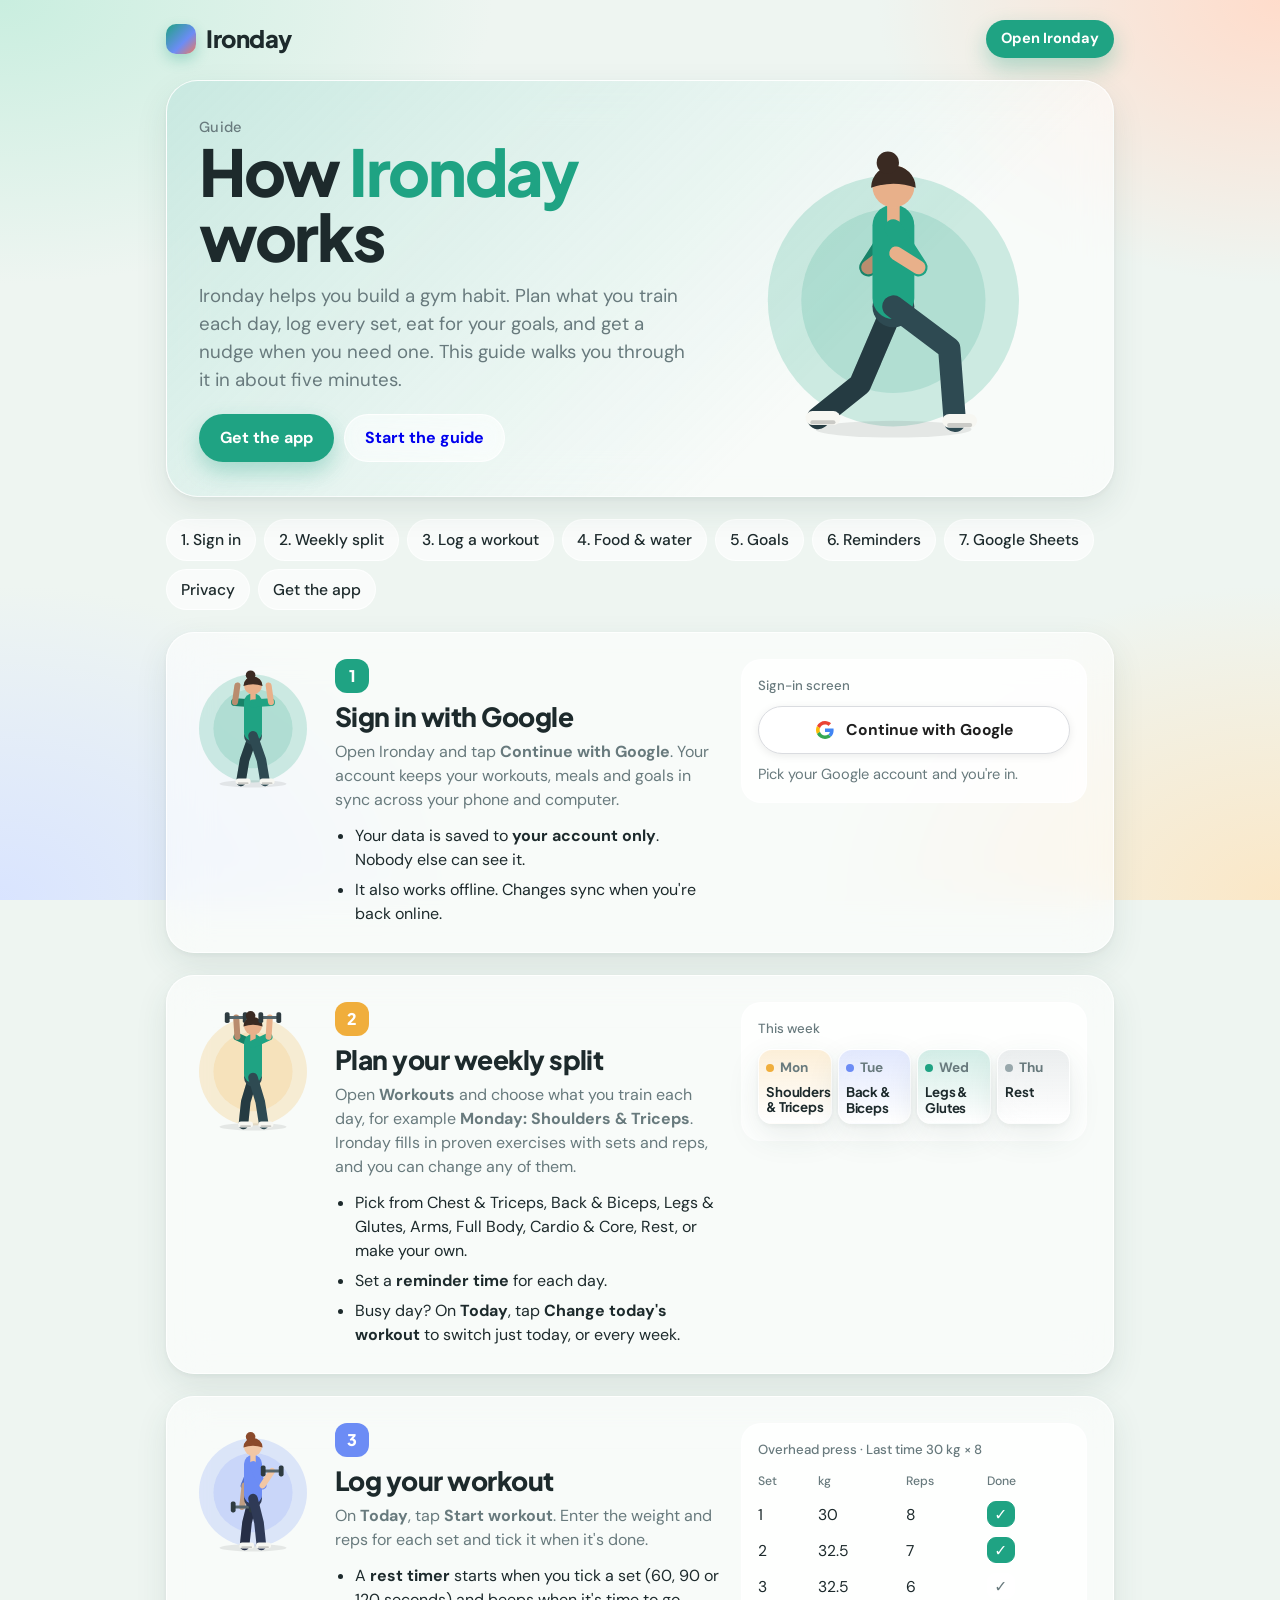
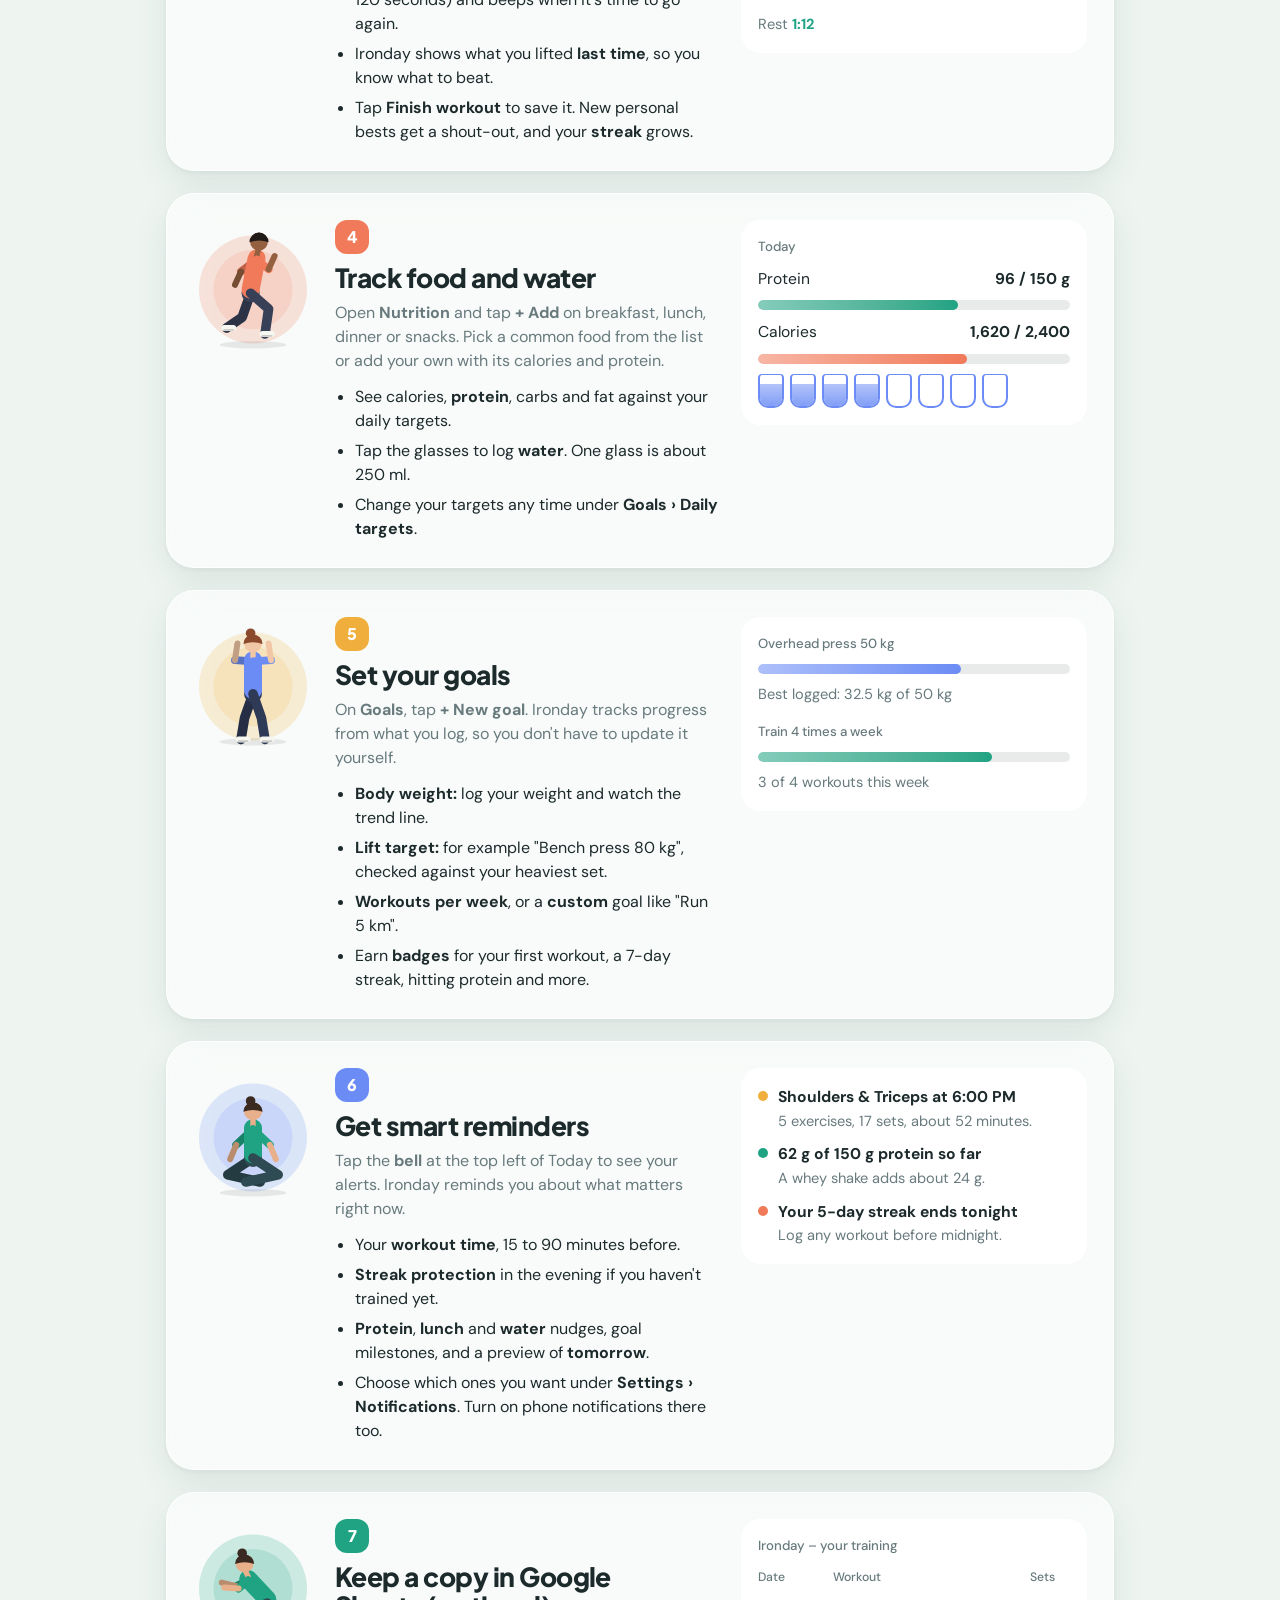
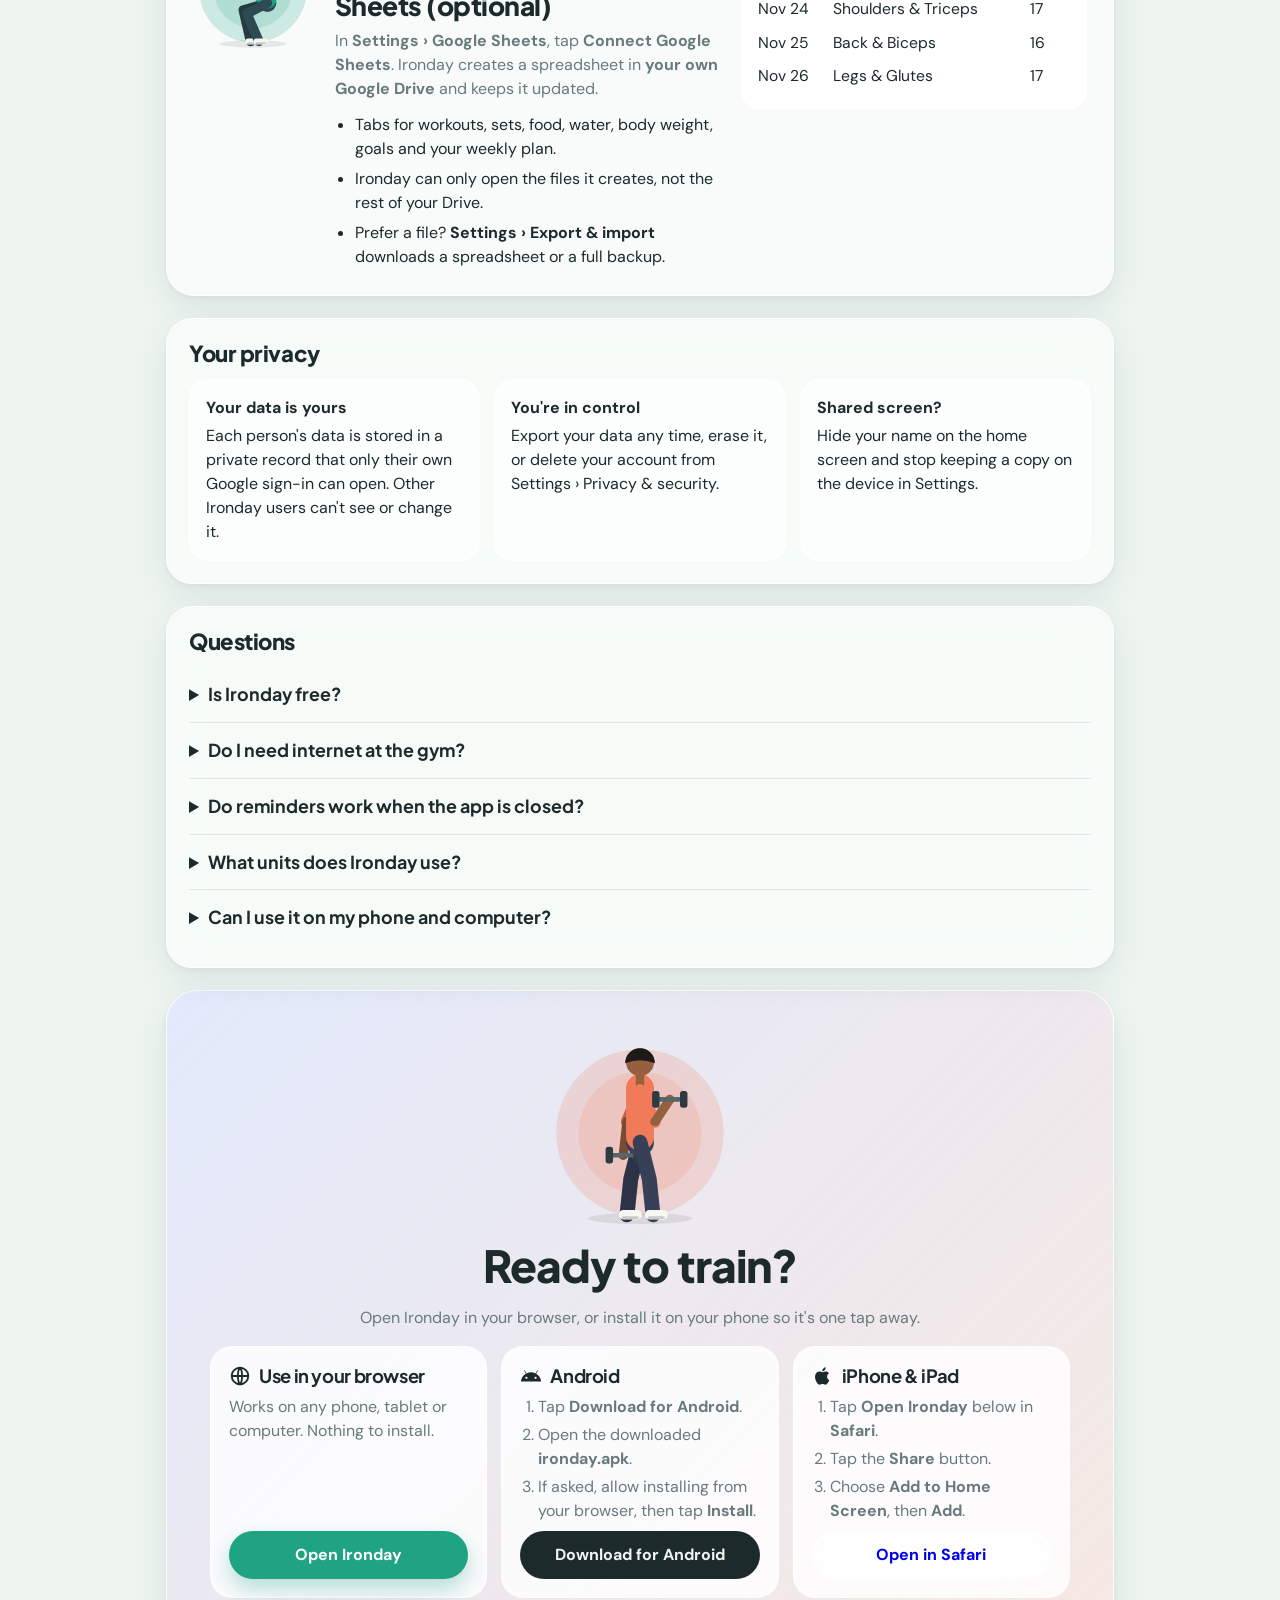
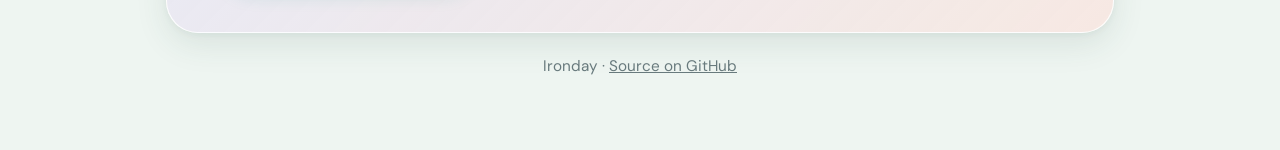
<file: guide.html>
<!doctype html>
<html lang="en" data-theme="light">
<head>
<meta charset="utf-8">
<meta name="viewport" content="width=device-width,initial-scale=1,viewport-fit=cover">
<title>How Ironday Works</title>
<meta name="description" content="A step-by-step guide to Ironday: plan your weekly split, log workouts, track food and water, set goals, get reminders, and install the app on Android or iPhone.">
<meta name="theme-color" content="#EEF5F1">
<link rel="icon" type="image/png" sizes="192x192" href="icons/icon-192.png">
<link rel="apple-touch-icon" href="icons/apple-touch-icon.png">
<link rel="preconnect" href="https://fonts.googleapis.com">
<link rel="preconnect" href="https://fonts.gstatic.com" crossorigin>
<link rel="stylesheet" href="https://fonts.googleapis.com/css2?family=DM+Sans:opsz,wght@9..40,400;9..40,500;9..40,700&family=Plus+Jakarta+Sans:wght@600;700;800&display=swap">
<link rel="stylesheet" href="styles.css">
<style>
/* Guide layout: one centred reading column of glass step cards, each pairing a short explanation with a character and a small piece of the real interface. */
.g-wrap{max-width:980px;margin:0 auto;padding-block:20px 72px;padding-left:max(16px,env(safe-area-inset-left,0px));padding-right:max(16px,env(safe-area-inset-right,0px));display:flex;flex-direction:column;gap:22px}
.g-top{display:flex;align-items:center;justify-content:space-between;gap:12px}
.g-top .brand{margin:0;padding:0}
.g-hero{position:relative;overflow:hidden;border-radius:32px;padding:34px 32px;display:grid;grid-template-columns:minmax(0,1.3fr) minmax(0,1fr);gap:20px;align-items:center;
  background:linear-gradient(135deg,color-mix(in srgb,var(--green) 22%,var(--glass-strong)),var(--glass) 70%);border:1px solid var(--glass-border);box-shadow:var(--shadow);-webkit-backdrop-filter:blur(22px);backdrop-filter:blur(22px)}
.g-hero h1{font-size:clamp(2.3rem,5.5vw,3.8rem);font-weight:800;letter-spacing:-.035em;line-height:1}
.g-hero h1 em{font-style:normal;color:var(--accent)}
.g-hero p{font-size:1.1rem;color:var(--muted);max-width:44ch;margin-top:14px}
.g-hero .row{margin-top:20px}
.g-hero-char{height:300px;max-width:100%}
.toc{display:flex;flex-wrap:wrap;gap:8px}
.toc a{text-decoration:none;color:inherit}
.step{border-radius:28px;padding:26px;display:grid;grid-template-columns:120px minmax(0,1fr) minmax(0,.9fr);gap:22px;align-items:start;scroll-margin-top:16px;
  background:var(--glass);border:1px solid var(--glass-border);box-shadow:var(--shadow);-webkit-backdrop-filter:blur(22px);backdrop-filter:blur(22px)}
.step-char{width:120px;height:129px}
.step-num{display:inline-flex;align-items:center;justify-content:center;width:34px;height:34px;border-radius:12px;background:var(--plate);color:#fff;font-family:var(--f-display);font-weight:800;margin-bottom:10px}
.step h2{font-size:1.55rem;margin-bottom:8px}
.step p{color:var(--muted);max-width:60ch}
.step ul{margin:12px 0 0;padding-left:20px;display:flex;flex-direction:column;gap:6px}
.step li b{color:var(--ink)}
.mock{border-radius:20px;background:var(--glass-strong);border:1px solid var(--glass-border);padding:16px;display:flex;flex-direction:column;gap:10px;min-width:0;font-size:.92rem}
.mock .lbl{font-size:.78rem}
.mock .glass{display:inline-block}
.mini-week{display:grid;grid-template-columns:repeat(4,minmax(0,1fr));gap:6px}
.mini-week .wd{padding:8px 7px;border-radius:14px}
.mini-week .wd .s{font-size:.78rem}
.mini-sets{width:100%;border-collapse:collapse;font-variant-numeric:tabular-nums}
.mini-sets th{font-size:.72rem;color:var(--muted);font-weight:500;text-align:left;padding:2px 6px 6px 0}
.mini-sets td{padding:5px 6px 5px 0}
.chk{display:inline-flex;width:28px;height:26px;border-radius:9px;align-items:center;justify-content:center;font-weight:800;background:var(--surface-2);border:1px solid var(--glass-border);color:var(--muted)}
.chk.on{background:var(--good);border-color:var(--good);color:#fff}
.mini-alert{display:flex;gap:10px;align-items:flex-start}
.mini-alert i{width:10px;height:10px;border-radius:50%;background:var(--plate);margin-top:6px;flex:none}
.mini-alert b{display:block}
.mini-alert span{color:var(--muted);font-size:.86rem}
.privacy{display:grid;grid-template-columns:repeat(3,minmax(0,1fr));gap:14px}
.privacy > div{border-radius:20px;background:var(--surface-2);border:1px solid var(--glass-border);padding:16px}
.privacy b{display:block;margin-bottom:4px}
.privacy p{font-size:.94rem}
.faq details{border-top:1px solid var(--line);padding:14px 0}
.faq details:first-of-type{border-top:0}
.faq summary{cursor:pointer;font-weight:700;font-family:var(--f-display);font-size:1.05rem}
.faq details p{color:var(--muted);margin-top:8px;max-width:70ch}
.final{border-radius:32px;padding:34px 30px;text-align:center;display:flex;flex-direction:column;align-items:center;gap:16px;
  background:linear-gradient(135deg,color-mix(in srgb,var(--blue) 18%,var(--glass-strong)),color-mix(in srgb,var(--red) 14%,var(--glass)));border:1px solid var(--glass-border);box-shadow:var(--shadow)}
.final h2{font-size:clamp(1.8rem,4vw,2.6rem)}
.final > p{color:var(--muted);max-width:52ch}
.get{display:grid;grid-template-columns:repeat(3,minmax(0,1fr));gap:14px;width:100%;max-width:860px;text-align:left}
.get > div{border-radius:22px;background:var(--glass-strong);border:1px solid var(--glass-border);padding:18px;display:flex;flex-direction:column;gap:8px}
.get h3{display:flex;align-items:center;gap:8px}
.get p,.get ol{color:var(--muted);font-size:.94rem}
.get ol{margin:0;padding-left:18px;display:flex;flex-direction:column;gap:4px}
.get .btn{margin-top:auto;width:100%;text-decoration:none}
.btn.dark{background:var(--ink);color:var(--bg);border-color:transparent}
.g-foot{text-align:center;color:var(--muted);font-size:.9rem}
.g-foot a{color:inherit}
@media (max-width:860px){
  .g-hero{grid-template-columns:minmax(0,1fr);padding:26px 20px}
  .g-hero-char{height:220px;order:-1;justify-self:center}
  .step{grid-template-columns:minmax(0,1fr);padding:22px 18px}
  .step-char{width:96px;height:103px}
  .privacy,.get{grid-template-columns:minmax(0,1fr)}
}
</style>
</head>
<body>
<div class="g-wrap">

  <header class="g-top">
    <div class="brand"><span class="brand-mark" aria-hidden="true"></span>Ironday</div>
    <a class="btn sm primary" href="./">Open Ironday</a>
  </header>

  <section class="g-hero">
    <div>
      <span class="eyebrow">Guide</span>
      <h1>How <em>Ironday</em> works</h1>
      <p>Ironday helps you build a gym habit. Plan what you train each day, log every set, eat for your goals, and get a nudge when you need one. This guide walks you through it in about five minutes.</p>
      <div class="row"><a class="btn primary" href="#get-the-app">Get the app</a><a class="btn" href="#step-1">Start the guide</a></div>
    </div>
    <div class="g-hero-char p-green" data-char="lunge a" data-label="Ironday athlete doing a lunge"></div>
  </section>

  <nav class="toc" aria-label="Guide sections">
    <a class="chip" href="#step-1">1. Sign in</a>
    <a class="chip" href="#step-2">2. Weekly split</a>
    <a class="chip" href="#step-3">3. Log a workout</a>
    <a class="chip" href="#step-4">4. Food &amp; water</a>
    <a class="chip" href="#step-5">5. Goals</a>
    <a class="chip" href="#step-6">6. Reminders</a>
    <a class="chip" href="#step-7">7. Google Sheets</a>
    <a class="chip" href="#privacy">Privacy</a>
    <a class="chip" href="#get-the-app">Get the app</a>
  </nav>

  <article class="step p-green" id="step-1">
    <div class="step-char" data-char="flex a"></div>
    <div>
      <span class="step-num">1</span>
      <h2>Sign in with Google</h2>
      <p>Open Ironday and tap <b>Continue with Google</b>. Your account keeps your workouts, meals and goals in sync across your phone and computer.</p>
      <ul>
        <li>Your data is saved to <b>your account only</b>. Nobody else can see it.</li>
        <li>It also works offline. Changes sync when you're back online.</li>
      </ul>
    </div>
    <div class="mock" aria-hidden="true">
      <span class="lbl">Sign-in screen</span>
      <div class="btn google" style="justify-content:center"><svg width="18" height="18" viewBox="0 0 48 48"><path fill="#EA4335" d="M24 9.5c3.54 0 6.71 1.22 9.21 3.6l6.85-6.85C35.9 2.38 30.47 0 24 0 14.62 0 6.51 5.38 2.56 13.22l7.98 6.19C12.43 13.72 17.74 9.5 24 9.5z"/><path fill="#4285F4" d="M46.98 24.55c0-1.57-.15-3.09-.38-4.55H24v9.02h12.94c-.58 2.96-2.26 5.48-4.78 7.18l7.73 6c4.51-4.18 7.09-10.36 7.09-17.65z"/><path fill="#FBBC05" d="M10.53 28.59c-.48-1.45-.76-2.99-.76-4.59s.27-3.14.76-4.59l-7.98-6.19C.92 16.46 0 20.12 0 24c0 3.88.92 7.54 2.56 10.78l7.97-6.19z"/><path fill="#34A853" d="M24 48c6.48 0 11.93-2.13 15.89-5.81l-7.73-6c-2.15 1.45-4.92 2.3-8.16 2.3-6.26 0-11.57-4.22-13.47-9.91l-7.98 6.19C6.51 42.62 14.62 48 24 48z"/></svg>Continue with Google</div>
      <span class="muted small">Pick your Google account and you're in.</span>
    </div>
  </article>

  <article class="step p-yellow" id="step-2">
    <div class="step-char" data-char="press a"></div>
    <div>
      <span class="step-num">2</span>
      <h2>Plan your weekly split</h2>
      <p>Open <b>Workouts</b> and choose what you train each day, for example <b>Monday: Shoulders &amp; Triceps</b>. Ironday fills in proven exercises with sets and reps, and you can change any of them.</p>
      <ul>
        <li>Pick from Chest &amp; Triceps, Back &amp; Biceps, Legs &amp; Glutes, Arms, Full Body, Cardio &amp; Core, Rest, or make your own.</li>
        <li>Set a <b>reminder time</b> for each day.</li>
        <li>Busy day? On <b>Today</b>, tap <b>Change today's workout</b> to switch just today, or every week.</li>
      </ul>
    </div>
    <div class="mock" aria-hidden="true">
      <span class="lbl">This week</span>
      <div class="mini-week">
        <div class="wd p-yellow"><span class="d">mon</span><span class="s">Shoulders &amp; Triceps</span></div>
        <div class="wd p-blue"><span class="d">tue</span><span class="s">Back &amp; Biceps</span></div>
        <div class="wd p-green"><span class="d">wed</span><span class="s">Legs &amp; Glutes</span></div>
        <div class="wd p-gray"><span class="d">thu</span><span class="s">Rest</span></div>
      </div>
    </div>
  </article>

  <article class="step p-blue" id="step-3">
    <div class="step-char" data-char="curl c"></div>
    <div>
      <span class="step-num">3</span>
      <h2>Log your workout</h2>
      <p>On <b>Today</b>, tap <b>Start workout</b>. Enter the weight and reps for each set and tick it when it's done.</p>
      <ul>
        <li>A <b>rest timer</b> starts when you tick a set (60, 90 or 120 seconds) and beeps when it's time to go again.</li>
        <li>Ironday shows what you lifted <b>last time</b>, so you know what to beat.</li>
        <li>Tap <b>Finish workout</b> to save it. New personal bests get a shout-out, and your <b>streak</b> grows.</li>
      </ul>
    </div>
    <div class="mock" aria-hidden="true">
      <span class="lbl">Overhead press · Last time 30 kg × 8</span>
      <table class="mini-sets"><thead><tr><th>Set</th><th>kg</th><th>Reps</th><th>Done</th></tr></thead>
        <tbody><tr><td>1</td><td>30</td><td>8</td><td><span class="chk on">✓</span></td></tr><tr><td>2</td><td>32.5</td><td>7</td><td><span class="chk on">✓</span></td></tr><tr><td>3</td><td>32.5</td><td>6</td><td><span class="chk">✓</span></td></tr></tbody></table>
      <span class="muted small">Rest <b style="color:var(--accent)">1:12</b></span>
    </div>
  </article>

  <article class="step p-red" id="step-4">
    <div class="step-char" data-char="run b"></div>
    <div>
      <span class="step-num">4</span>
      <h2>Track food and water</h2>
      <p>Open <b>Nutrition</b> and tap <b>+ Add</b> on breakfast, lunch, dinner or snacks. Pick a common food from the list or add your own with its calories and protein.</p>
      <ul>
        <li>See calories, <b>protein</b>, carbs and fat against your daily targets.</li>
        <li>Tap the glasses to log <b>water</b>. One glass is about 250 ml.</li>
        <li>Change your targets any time under <b>Goals › Daily targets</b>.</li>
      </ul>
    </div>
    <div class="mock" aria-hidden="true">
      <span class="lbl">Today</span>
      <div class="spread"><span>Protein</span><b>96 / 150 g</b></div><div class="bar p-green"><i style="width:64%"></i></div>
      <div class="spread"><span>Calories</span><b>1,620 / 2,400</b></div><div class="bar p-red"><i style="width:67%"></i></div>
      <div class="glasses"><span class="glass full"></span><span class="glass full"></span><span class="glass full"></span><span class="glass full"></span><span class="glass"></span><span class="glass"></span><span class="glass"></span><span class="glass"></span></div>
    </div>
  </article>

  <article class="step p-yellow" id="step-5">
    <div class="step-char" data-char="flex c"></div>
    <div>
      <span class="step-num">5</span>
      <h2>Set your goals</h2>
      <p>On <b>Goals</b>, tap <b>+ New goal</b>. Ironday tracks progress from what you log, so you don't have to update it yourself.</p>
      <ul>
        <li><b>Body weight:</b> log your weight and watch the trend line.</li>
        <li><b>Lift target:</b> for example "Bench press 80 kg", checked against your heaviest set.</li>
        <li><b>Workouts per week</b>, or a <b>custom</b> goal like "Run 5 km".</li>
        <li>Earn <b>badges</b> for your first workout, a 7-day streak, hitting protein and more.</li>
      </ul>
    </div>
    <div class="mock" aria-hidden="true">
      <span class="lbl">Overhead press 50 kg</span>
      <div class="bar p-blue"><i style="width:65%"></i></div>
      <span class="muted small">Best logged: 32.5 kg of 50 kg</span>
      <span class="lbl" style="margin-top:6px">Train 4 times a week</span>
      <div class="bar p-green"><i style="width:75%"></i></div>
      <span class="muted small">3 of 4 workouts this week</span>
    </div>
  </article>

  <article class="step p-blue" id="step-6">
    <div class="step-char" data-char="meditate a"></div>
    <div>
      <span class="step-num">6</span>
      <h2>Get smart reminders</h2>
      <p>Tap the <b>bell</b> at the top left of Today to see your alerts. Ironday reminds you about what matters right now.</p>
      <ul>
        <li>Your <b>workout time</b>, 15 to 90 minutes before.</li>
        <li><b>Streak protection</b> in the evening if you haven't trained yet.</li>
        <li><b>Protein</b>, <b>lunch</b> and <b>water</b> nudges, goal milestones, and a preview of <b>tomorrow</b>.</li>
        <li>Choose which ones you want under <b>Settings › Notifications</b>. Turn on phone notifications there too.</li>
      </ul>
    </div>
    <div class="mock" aria-hidden="true">
      <div class="mini-alert p-yellow"><i></i><div><b>Shoulders &amp; Triceps at 6:00 PM</b><span>5 exercises, 17 sets, about 52 minutes.</span></div></div>
      <div class="mini-alert p-green"><i></i><div><b>62 g of 150 g protein so far</b><span>A whey shake adds about 24 g.</span></div></div>
      <div class="mini-alert p-red"><i></i><div><b>Your 5-day streak ends tonight</b><span>Log any workout before midnight.</span></div></div>
    </div>
  </article>

  <article class="step p-green" id="step-7">
    <div class="step-char" data-char="squat a"></div>
    <div>
      <span class="step-num">7</span>
      <h2>Keep a copy in Google Sheets (optional)</h2>
      <p>In <b>Settings › Google Sheets</b>, tap <b>Connect Google Sheets</b>. Ironday creates a spreadsheet in <b>your own Google Drive</b> and keeps it updated.</p>
      <ul>
        <li>Tabs for workouts, sets, food, water, body weight, goals and your weekly plan.</li>
        <li>Ironday can only open the files it creates, not the rest of your Drive.</li>
        <li>Prefer a file? <b>Settings › Export &amp; import</b> downloads a spreadsheet or a full backup.</li>
      </ul>
    </div>
    <div class="mock" aria-hidden="true">
      <span class="lbl">Ironday – your training</span>
      <table class="mini-sets"><thead><tr><th>Date</th><th>Workout</th><th>Sets</th></tr></thead>
        <tbody><tr><td>Nov 24</td><td>Shoulders &amp; Triceps</td><td>17</td></tr><tr><td>Nov 25</td><td>Back &amp; Biceps</td><td>16</td></tr><tr><td>Nov 26</td><td>Legs &amp; Glutes</td><td>17</td></tr></tbody></table>
    </div>
  </article>

  <section class="card" id="privacy">
    <div class="card-head"><h2>Your privacy</h2></div>
    <div class="privacy">
      <div><b>Your data is yours</b><p>Each person's data is stored in a private record that only their own Google sign-in can open. Other Ironday users can't see or change it.</p></div>
      <div><b>You're in control</b><p>Export your data any time, erase it, or delete your account from Settings › Privacy &amp; security.</p></div>
      <div><b>Shared screen?</b><p>Hide your name on the home screen and stop keeping a copy on the device in Settings.</p></div>
    </div>
  </section>

  <section class="card faq">
    <div class="card-head"><h2>Questions</h2></div>
    <details><summary>Is Ironday free?</summary><p>Yes. Sign in with your Google account and start using it.</p></details>
    <details><summary>Do I need internet at the gym?</summary><p>No. Once you've opened Ironday, you can log workouts offline. Everything syncs when you're back online.</p></details>
    <details><summary>Do reminders work when the app is closed?</summary><p>Reminders appear while Ironday is open or running in the background on your phone. Turn on phone notifications in Settings › Notifications.</p></details>
    <details><summary>What units does Ironday use?</summary><p>Weights are in kilograms and water is counted in glasses of about 250 ml.</p></details>
    <details><summary>Can I use it on my phone and computer?</summary><p>Yes. Sign in with the same Google account and your data follows you.</p></details>
  </section>

  <section class="final" id="get-the-app">
    <div class="g-hero-char p-red" style="height:200px" data-char="curl b" data-label="Ironday athlete doing curls"></div>
    <h2>Ready to train?</h2>
    <p>Open Ironday in your browser, or install it on your phone so it's one tap away.</p>
    <div class="get">
      <div>
        <h3><svg width="22" height="22" viewBox="0 0 24 24" fill="none" stroke="currentColor" stroke-width="2" stroke-linecap="round" aria-hidden="true"><circle cx="12" cy="12" r="9"/><path d="M3 12h18M12 3c3 3 3 15 0 18M12 3c-3 3-3 15 0 18"/></svg>Use in your browser</h3>
        <p>Works on any phone, tablet or computer. Nothing to install.</p>
        <a class="btn primary" href="./">Open Ironday</a>
      </div>
      <div>
        <h3><svg width="22" height="22" viewBox="0 0 24 24" fill="currentColor" aria-hidden="true"><path d="M17.6 9.48l1.84-3.18a.38.38 0 0 0-.66-.38l-1.86 3.22a11.5 11.5 0 0 0-9.84 0L5.22 5.92a.38.38 0 0 0-.66.38L6.4 9.48A10.8 10.8 0 0 0 1 18h22a10.8 10.8 0 0 0-5.4-8.52zM7 15.25a1.25 1.25 0 1 1 0-2.5 1.25 1.25 0 0 1 0 2.5zm10 0a1.25 1.25 0 1 1 0-2.5 1.25 1.25 0 0 1 0 2.5z"/></svg>Android</h3>
        <ol><li>Tap <b>Download for Android</b>.</li><li>Open the downloaded <b>ironday.apk</b>.</li><li>If asked, allow installing from your browser, then tap <b>Install</b>.</li></ol>
        <a class="btn dark" href="https://github.com/Jasperolino/ironday/releases/latest/download/ironday.apk" rel="noopener">Download for Android</a>
      </div>
      <div>
        <h3><svg width="22" height="22" viewBox="0 0 24 24" fill="currentColor" aria-hidden="true"><path d="M16.4 12.6c0-2.4 2-3.6 2.1-3.7-1.1-1.7-2.9-1.9-3.5-1.9-1.5-.2-2.9.9-3.7.9-.8 0-1.9-.9-3.2-.8-1.6 0-3.1 1-4 2.4-1.7 3-.4 7.3 1.2 9.7.8 1.2 1.8 2.5 3 2.4 1.2 0 1.7-.8 3.1-.8s1.9.8 3.2.8c1.3 0 2.1-1.2 2.9-2.4.9-1.3 1.3-2.6 1.3-2.7 0 0-2.4-1-2.4-3.9zM14 5.5c.7-.8 1.1-1.9 1-3-1 0-2.1.7-2.8 1.5-.6.7-1.2 1.8-1 2.9 1.1.1 2.1-.6 2.8-1.4z"/></svg>iPhone &amp; iPad</h3>
        <ol><li>Tap <b>Open Ironday</b> below in <b>Safari</b>.</li><li>Tap the <b>Share</b> button.</li><li>Choose <b>Add to Home Screen</b>, then <b>Add</b>.</li></ol>
        <a class="btn" href="./">Open in Safari</a>
      </div>
    </div>
  </section>

  <footer class="g-foot">Ironday · <a href="https://github.com/Jasperolino/ironday" rel="noopener">Source on GitHub</a></footer>
</div>
<script src="guide.js"></script>
</body>
</html>
</file>
<file: styles.css>
/* base reset */
html{-webkit-text-size-adjust:100%;padding-top:env(safe-area-inset-top,0px);padding-bottom:env(safe-area-inset-bottom,0px)}
body{margin:0}
img{max-width:100%}
[hidden]{display:none!important}
code{font-family:ui-monospace,SFMono-Regular,Menlo,Consolas,monospace;font-size:.9em;background:var(--surface-2);padding:1px 6px;border-radius:6px}
.btn.google{background:#fff;color:#1f1f1f;border:1px solid #DADCE0;box-shadow:0 2px 8px rgba(0,0,0,.08);gap:12px}
.btn.google:hover{background:#F8F9FA}
/* Layout: floating glass rail (desktop) / floating glass tab pill (phone) over a soft mint-to-peach gradient; one working column of frosted cards; splits colour-coded and illustrated with workout characters. */
:root{
  --bg:#EEF5F1; --blob1:#C9EEDF; --blob2:#FFDCCB; --blob3:#FBE7C6; --blob4:#D9E4FF;
  --glass:rgba(255,255,255,.56); --glass-strong:rgba(255,255,255,.82); --glass-border:rgba(255,255,255,.85);
  --surface:var(--glass); --surface-2:rgba(255,255,255,.62);
  --ink:#1D2A2C; --muted:#687A7D; --line:rgba(29,42,44,.09);
  --accent:#1FA383; --accent-ink:#FFFFFF; --accent-soft:rgba(31,163,131,.14);
  --red:#F07A5A; --blue:#6C8CF5; --yellow:#F0AE3C; --green:#1FA383; --gray:#98A7AB;
  --good:#1FA383; --warn:#D98A12; --bad:#E5543D;
  --hub:#33434A; --shadow:0 12px 32px rgba(38,74,64,.10),0 2px 6px rgba(38,74,64,.05);
  --toast-bg:rgba(29,42,44,.86); --toast-ink:#F4FBF8;
  --f-display:"Plus Jakarta Sans","Segoe UI",system-ui,sans-serif;
  --f-body:"DM Sans",system-ui,-apple-system,"Segoe UI",sans-serif;
  --r:26px;
}
@media (prefers-color-scheme: dark){:root:not([data-theme="light"]){
  --bg:#0D1716; --blob1:#0F3A30; --blob2:#3A2219; --blob3:#2F2A14; --blob4:#18244A;
  --glass:rgba(28,40,40,.55); --glass-strong:rgba(30,44,44,.86); --glass-border:rgba(255,255,255,.10);
  --surface-2:rgba(255,255,255,.07);
  --ink:#E7F2EE; --muted:#93A9A4; --line:rgba(255,255,255,.08);
  --accent:#3FD0A8; --accent-ink:#06231B; --accent-soft:rgba(63,208,168,.16);
  --red:#FF8E70; --blue:#8DA6FF; --yellow:#F7C25A; --green:#3FD0A8; --gray:#8B9C9F;
  --good:#3FD0A8; --warn:#F7B54A; --bad:#FF7A63; --hub:#0A1110;
  --shadow:0 12px 32px rgba(0,0,0,.35),0 2px 6px rgba(0,0,0,.2);
  --toast-bg:rgba(231,242,238,.92); --toast-ink:#10201C;
  color-scheme:dark }}
:root[data-theme="dark"]{
  --bg:#0D1716; --blob1:#0F3A30; --blob2:#3A2219; --blob3:#2F2A14; --blob4:#18244A;
  --glass:rgba(28,40,40,.55); --glass-strong:rgba(30,44,44,.86); --glass-border:rgba(255,255,255,.10);
  --surface-2:rgba(255,255,255,.07);
  --ink:#E7F2EE; --muted:#93A9A4; --line:rgba(255,255,255,.08);
  --accent:#3FD0A8; --accent-ink:#06231B; --accent-soft:rgba(63,208,168,.16);
  --red:#FF8E70; --blue:#8DA6FF; --yellow:#F7C25A; --green:#3FD0A8; --gray:#8B9C9F;
  --good:#3FD0A8; --warn:#F7B54A; --bad:#FF7A63; --hub:#0A1110;
  --shadow:0 12px 32px rgba(0,0,0,.35),0 2px 6px rgba(0,0,0,.2);
  --toast-bg:rgba(231,242,238,.92); --toast-ink:#10201C;
  color-scheme:dark }

*{box-sizing:border-box}
body{min-height:100%;color:var(--ink);font-family:var(--f-body);font-size:16px;line-height:1.5;-webkit-font-smoothing:antialiased;
  background:
    radial-gradient(55% 45% at 0% 0%,var(--blob1) 0%,transparent 70%),
    radial-gradient(45% 45% at 100% 0%,var(--blob2) 0%,transparent 70%),
    radial-gradient(50% 50% at 100% 100%,var(--blob3) 0%,transparent 70%),
    radial-gradient(50% 50% at 0% 100%,var(--blob4) 0%,transparent 70%),
    var(--bg);
  background-attachment:fixed}
h1,h2,h3{font-family:var(--f-display);text-wrap:balance;margin:0;line-height:1.1;letter-spacing:-.02em}
h2{font-size:1.3rem;font-weight:800}
h3{font-size:1.08rem;font-weight:700}
p{margin:0}
button,input,select{font:inherit;color:inherit}
button{cursor:pointer}
:focus-visible{outline:3px solid var(--accent);outline-offset:2px;border-radius:10px}
.num{font-variant-numeric:tabular-nums}
.muted{color:var(--muted)}
.eyebrow{font-size:.8rem;font-weight:500;letter-spacing:.02em;color:var(--muted)}
.glassy,.card,.rail,.hero,.wd,.day,.session-bar,.sheet,.banner{background:var(--glass);-webkit-backdrop-filter:blur(22px) saturate(150%);backdrop-filter:blur(22px) saturate(150%);border:1px solid var(--glass-border);box-shadow:var(--shadow)}

/* shell */
.app{display:grid;grid-template-columns:236px minmax(0,1fr);min-height:100vh}
.rail{position:sticky;top:calc(16px + env(safe-area-inset-top,0px));height:calc(100vh - 32px);margin:16px 0 16px max(16px,env(safe-area-inset-left,0px));border-radius:28px;display:flex;flex-direction:column;gap:6px;padding:22px 12px}
.brand{font-family:var(--f-display);font-weight:800;font-size:1.4rem;letter-spacing:-.02em;display:flex;align-items:center;gap:10px;margin-bottom:18px;padding-left:8px}
.brand-mark{width:30px;height:30px;border-radius:10px;background:linear-gradient(135deg,var(--green),var(--blue) 60%,var(--red));flex:none;box-shadow:0 6px 14px rgba(31,163,131,.3)}
.tab{display:flex;align-items:center;gap:12px;padding:11px 14px;border-radius:16px;border:0;background:none;text-align:left;font-weight:500;color:var(--muted);text-decoration:none;position:relative}
.tab svg{width:22px;height:22px;flex:none}
.tab:hover{background:var(--surface-2);color:var(--ink)}
.tab[aria-current="page"]{background:var(--accent);color:var(--accent-ink);box-shadow:0 8px 18px rgba(31,163,131,.3);font-weight:700}
.badge-count{margin-left:auto;min-width:20px;height:20px;padding:0 6px;border-radius:10px;background:var(--red);color:#fff;font-size:.72rem;font-weight:700;display:inline-flex;align-items:center;justify-content:center}
.rail-foot{margin-top:auto;font-size:.8rem;color:var(--muted);padding-left:8px;display:flex;align-items:center;gap:8px}
.sync-dot{width:8px;height:8px;border-radius:50%;background:var(--gray);flex:none}
.sync-dot.on{background:var(--good)}
main{min-width:0;padding-block:28px 64px;padding-left:max(16px,env(safe-area-inset-left,0px));padding-right:max(16px,env(safe-area-inset-right,0px))}
.wrap{max-width:1040px;margin:0 auto;display:flex;flex-direction:column;gap:22px}

@media (max-width:760px){
  .app{grid-template-columns:minmax(0,1fr)}
  .rail{position:fixed;top:auto;height:auto;left:max(12px,env(safe-area-inset-left,0px));right:max(12px,env(safe-area-inset-right,0px));bottom:calc(10px + env(safe-area-inset-bottom,0px));margin:0;flex-direction:row;justify-content:space-around;gap:2px;z-index:20;padding:6px;border-radius:24px;background:var(--glass-strong)}
  .brand,.rail-foot{display:none}
  .tab{flex-direction:column;gap:2px;font-size:.68rem;padding:7px 2px;flex:1;align-items:center;border-radius:18px}
  .tab[aria-current="page"]{box-shadow:none}
  .badge-count{position:absolute;top:2px;right:calc(50% - 22px);margin:0;min-width:16px;height:16px;font-size:.62rem;padding:0 4px}
  main{padding-block:18px calc(104px + env(safe-area-inset-bottom,0px))}
}

/* generic pieces */
.card{border-radius:var(--r);padding:22px;min-width:0}
.card-head{display:flex;align-items:center;justify-content:space-between;gap:12px;margin-bottom:14px;flex-wrap:wrap}
.grid{display:grid;gap:18px}
.g2{grid-template-columns:repeat(2,minmax(0,1fr))}
.g3{grid-template-columns:repeat(3,minmax(0,1fr))}
@media (max-width:900px){.g3{grid-template-columns:minmax(0,1fr)}}
@media (max-width:700px){.g2{grid-template-columns:minmax(0,1fr)}}
.btn{display:inline-flex;align-items:center;justify-content:center;gap:8px;border-radius:999px;border:1px solid var(--glass-border);background:var(--surface-2);padding:11px 20px;font-weight:700;white-space:nowrap;-webkit-backdrop-filter:blur(10px);backdrop-filter:blur(10px)}
.btn:hover{background:var(--glass-strong)}
.btn.primary{background:var(--accent);border-color:transparent;color:var(--accent-ink);box-shadow:0 10px 22px rgba(31,163,131,.32)}
.btn.primary:hover{filter:brightness(1.06)}
.btn.danger{color:var(--bad)}
.btn.sm{padding:7px 14px;font-size:.86rem}
.btn.ghost{background:none;border-color:transparent;color:var(--muted);box-shadow:none}
.btn.ghost:hover{color:var(--ink);background:var(--surface-2)}
.btn[disabled]{opacity:.45;cursor:default}
.row{display:flex;gap:10px;align-items:center;flex-wrap:wrap}
.spread{display:flex;justify-content:space-between;align-items:center;gap:12px;flex-wrap:wrap}
.empty{color:var(--muted);padding:14px 0}
.field{display:flex;flex-direction:column;gap:6px;min-width:0}
.field label,.lbl{font-size:.8rem;font-weight:500;color:var(--muted)}
input[type=text],input[type=number],input[type=time],input:not([type]),select{background:var(--surface-2);border:1px solid var(--glass-border);border-radius:14px;padding:10px 13px;min-width:0;width:100%}
input:focus,select:focus{outline:2px solid var(--accent);outline-offset:0;border-color:transparent}
.switch{position:relative;width:46px;height:28px;border-radius:14px;background:var(--line);border:0;flex:none;transition:background .15s}
.switch::after{content:"";position:absolute;top:3px;left:3px;width:22px;height:22px;border-radius:50%;background:#fff;box-shadow:0 2px 5px rgba(0,0,0,.2);transition:transform .15s}
.switch[aria-checked="true"]{background:var(--accent)}
.switch[aria-checked="true"]::after{transform:translateX(18px)}
.dot{display:inline-block;width:10px;height:10px;border-radius:50%;flex:none;background:var(--gray)}
.p-red{--plate:var(--red)} .p-blue{--plate:var(--blue)} .p-yellow{--plate:var(--yellow)} .p-green{--plate:var(--green)} .p-gray,.p-none{--plate:var(--gray)}
.dot[class*="p-"]{background:var(--plate)}
.pill{display:inline-flex;align-items:center;gap:6px;padding:4px 11px;border-radius:999px;font-size:.78rem;font-weight:700;background:var(--surface-2);border:1px solid var(--glass-border);white-space:nowrap}
.pill.good{color:var(--good);background:var(--accent-soft)} .pill.warn{color:var(--warn)} .pill.bad{color:var(--bad)}
.char{display:block;width:100%;height:100%;overflow:visible}

/* hero */
.hero{position:relative;overflow:hidden;border-radius:32px;padding:30px 30px 28px;display:flex;flex-direction:column;gap:14px;min-height:300px;
  background:linear-gradient(135deg,color-mix(in srgb,var(--plate) 24%,var(--glass-strong)) 0%,var(--glass) 65%)}
.hero > *{position:relative;z-index:1;max-width:60%}
.hero-char{position:absolute;z-index:0;right:8px;bottom:-6px;width:300px;height:322px;max-width:none}
.split-title{font-size:clamp(2.2rem,5vw,3.6rem);font-weight:800;line-height:1;letter-spacing:-.035em}
.split-title em{font-style:normal;color:var(--plate)}
.quote{font-size:1.02rem;color:var(--muted);max-width:42ch}
.hero-meta{display:flex;gap:8px;flex-wrap:wrap;color:var(--muted);font-weight:500}
.hero-meta span{background:var(--surface-2);border:1px solid var(--glass-border);border-radius:999px;padding:5px 12px;font-size:.88rem}
.hero-meta b{color:var(--ink)}
.streak{display:inline-flex;align-items:baseline;gap:6px;font-weight:500;color:var(--muted);background:var(--glass-strong);border:1px solid var(--glass-border);padding:6px 14px;border-radius:999px}
.streak b{font-family:var(--f-display);font-size:1.4rem;color:var(--red);line-height:1}
@media (max-width:760px){
  .hero{padding:22px 18px;min-height:0;border-radius:28px}
  .hero > *{max-width:100%}
  .hero-char{position:relative;right:auto;bottom:auto;width:190px;height:204px;align-self:center;order:-1;margin-bottom:-8px}
}

/* week strip */
.week{display:grid;grid-template-columns:repeat(7,minmax(0,1fr));gap:10px}
.wd{border-radius:20px;padding:12px 10px;display:flex;flex-direction:column;gap:6px;align-items:flex-start;min-width:0;text-align:left;background:linear-gradient(180deg,color-mix(in srgb,var(--plate) 20%,var(--glass)),var(--glass))}
.wd .d{font-size:.75rem;font-weight:700;text-transform:capitalize;color:var(--muted);display:flex;align-items:center;gap:6px}
.wd .d::before{content:"";width:8px;height:8px;border-radius:50%;background:var(--plate)}
.wd .s{font-family:var(--f-display);font-weight:700;font-size:.92rem;line-height:1.15;overflow-wrap:anywhere;letter-spacing:-.01em}
.wd.today{outline:2px solid var(--accent);outline-offset:-2px}
.wd .st{font-size:.72rem;font-weight:700}
@media (max-width:600px){.week{grid-template-columns:repeat(7,minmax(46px,1fr));overflow-x:auto;padding-bottom:4px}.wd .s{font-size:.74rem}.wd{padding:9px 7px;border-radius:16px}}

/* rings */
.rings{display:flex;gap:18px;flex-wrap:wrap;align-items:flex-start}
.ring{position:relative;width:118px;display:flex;flex-direction:column;align-items:center;gap:6px}
.ring svg{width:118px;height:118px}
.ring .track{fill:none;stroke:var(--line);stroke-width:10}
.ring .fill{fill:none;stroke:var(--plate);stroke-width:10;stroke-linecap:round;transition:stroke-dashoffset .5s}
.ring-txt{position:absolute;top:0;left:0;width:118px;height:118px;display:flex;flex-direction:column;align-items:center;justify-content:center}
.ring-txt b{font-family:var(--f-display);font-size:1.45rem;line-height:1;letter-spacing:-.02em}
.ring-txt span{font-size:.75rem;color:var(--muted)}
.ring-label{font-weight:700;font-size:.88rem}
.glasses{display:flex;gap:6px;flex-wrap:wrap}
.glass{width:26px;height:34px;border:2px solid var(--blue);border-top-width:1px;border-radius:4px 4px 10px 10px;background:var(--surface-2);padding:0;position:relative;overflow:hidden}
.glass.full::after{content:"";position:absolute;inset:28% 0 0 0;background:linear-gradient(180deg,color-mix(in srgb,var(--blue) 60%,#fff),var(--blue));opacity:.85}

/* alerts */
.alert{display:flex;gap:14px;align-items:flex-start;padding:14px 0;border-top:1px solid var(--line)}
.alert:first-child{border-top:0;padding-top:0}
.alert-ico{width:40px;height:40px;border-radius:14px;display:flex;align-items:center;justify-content:center;flex:none;background:color-mix(in srgb,var(--plate) 18%,var(--surface-2));color:var(--plate)}
.alert-ico svg{width:20px;height:20px}
.alert-body{flex:1;min-width:0;display:flex;flex-direction:column;gap:3px}
.alert-body b{font-weight:700}
.alert-body p{color:var(--muted);font-size:.94rem}
.alert.unread .alert-body b::after{content:"";display:inline-block;width:8px;height:8px;border-radius:50%;background:var(--red);margin-left:8px;vertical-align:middle}
.empty-char{display:flex;align-items:center;gap:16px}
.empty-char .ch{width:96px;height:104px;flex:none}

/* plan */
.days{display:grid;grid-template-columns:repeat(auto-fill,minmax(236px,1fr));gap:16px}
.day{border-radius:var(--r);padding:18px;display:flex;flex-direction:column;gap:10px;min-width:0;position:relative;overflow:hidden;background:linear-gradient(160deg,color-mix(in srgb,var(--plate) 22%,var(--glass)) 0%,var(--glass) 55%)}
.day-char{position:absolute;right:-6px;top:-4px;width:92px;height:99px;pointer-events:none}
.day.today{outline:2px solid var(--accent);outline-offset:-2px}
.day h3{font-size:1.25rem;padding-right:74px;min-height:2.4em;font-weight:800}
.day .eyebrow{padding-right:74px}
.day ul{margin:0;padding:0;list-style:none;display:flex;flex-direction:column;gap:5px;font-size:.92rem}
.day li{display:flex;justify-content:space-between;gap:8px}
.day li span:last-child{color:var(--muted);white-space:nowrap}
.day-foot{margin-top:auto;display:flex;justify-content:space-between;align-items:center;gap:8px;flex-wrap:wrap}
.hist{width:100%;border-collapse:collapse;font-size:.94rem}
.hist th{text-align:left;font-size:.78rem;color:var(--muted);font-weight:500;padding:6px 10px 8px 0;border-bottom:1px solid var(--line)}
.hist td{padding:11px 10px 11px 0;border-bottom:1px solid var(--line);font-variant-numeric:tabular-nums}
.scroll-x{overflow-x:auto}
.banner{display:flex;gap:12px;align-items:center;justify-content:space-between;flex-wrap:wrap;padding:14px 18px;border-radius:20px;background:linear-gradient(90deg,var(--accent-soft),var(--glass))}

/* session */
.session-head{display:flex;justify-content:space-between;align-items:center;gap:16px;flex-wrap:wrap}
.session-head h1{font-size:clamp(2rem,4.5vw,3rem);font-weight:800;letter-spacing:-.03em}
.session-head .ch{width:110px;height:118px;flex:none}
.big-num{font-family:var(--f-display);font-weight:800;font-size:1.8rem;line-height:1;letter-spacing:-.02em}
.ex{display:flex;flex-direction:column;gap:10px}
.ex-head{display:flex;justify-content:space-between;align-items:baseline;gap:10px;flex-wrap:wrap}
.sets{width:100%;border-collapse:collapse}
.sets th{font-size:.76rem;color:var(--muted);text-align:left;padding:4px 8px 6px 0;font-weight:500}
.sets td{padding:4px 8px 4px 0}
.sets td:first-child{width:44px;font-family:var(--f-display);font-weight:800;font-size:1.05rem;color:var(--muted)}
.sets td:last-child{width:56px}
.sets input{max-width:110px;text-align:center;font-variant-numeric:tabular-nums;font-weight:700}
.sets tr.done td:first-child{color:var(--good)}
.sets tr.done input{background:var(--accent-soft)}
.tick{width:44px;height:40px;border-radius:14px;border:1px solid var(--glass-border);background:var(--surface-2);font-weight:800;color:var(--muted)}
.tick.on{background:var(--good);border-color:var(--good);color:#fff;box-shadow:0 6px 14px rgba(31,163,131,.3)}
.session-bar{position:sticky;bottom:16px;z-index:5;background:var(--glass-strong);border-radius:24px;padding:12px 16px;display:flex;align-items:center;justify-content:space-between;gap:12px;flex-wrap:wrap}
.rest{font-family:var(--f-display);font-size:1.5rem;font-weight:800;min-width:70px}
.rest.live{color:var(--accent)}
@media (max-width:760px){.session-bar{bottom:calc(92px + env(safe-area-inset-bottom,0px))}}

/* nutrition */
.kcal-big{font-family:var(--f-display);font-weight:800;font-size:3rem;line-height:.95;letter-spacing:-.03em}
.macro{display:flex;flex-direction:column;gap:6px}
.bar{height:10px;border-radius:5px;background:var(--line);overflow:hidden}
.bar i{display:block;height:100%;background:linear-gradient(90deg,color-mix(in srgb,var(--plate) 55%,#fff),var(--plate));border-radius:5px;transition:width .4s}
.bar.over i{background:var(--bad)}
.meal{display:flex;flex-direction:column;gap:4px}
.food-row{display:flex;justify-content:space-between;align-items:center;gap:10px;padding:9px 0;border-top:1px solid var(--line)}
.food-row .nm{min-width:0;overflow-wrap:anywhere;font-weight:500}
.food-row .mx{color:var(--muted);font-size:.85rem;white-space:nowrap;font-variant-numeric:tabular-nums}
.xbtn{border:0;background:none;color:var(--muted);width:32px;height:32px;border-radius:10px;font-size:1.1rem;flex:none}
.xbtn:hover{background:var(--surface-2);color:var(--bad)}
.date-nav{display:flex;align-items:center;gap:8px}
.page-head{display:flex;justify-content:space-between;align-items:center;gap:12px;flex-wrap:wrap}
.page-head .ttl{display:flex;align-items:center;gap:14px;min-width:0}
.page-head .ch{width:74px;height:80px;flex:none}
.page-head h2{font-size:2rem}

/* goals */
.goal{display:flex;flex-direction:column;gap:8px;padding:14px 0;border-top:1px solid var(--line)}
.goal:first-child{border-top:0;padding-top:0}
.badges{display:grid;grid-template-columns:repeat(auto-fill,minmax(120px,1fr));gap:12px}
.bdg{display:flex;flex-direction:column;align-items:center;gap:8px;text-align:center;font-size:.84rem;padding:12px 6px;border-radius:20px;background:var(--surface-2);border:1px solid var(--glass-border)}
.coin{width:58px;height:58px;border-radius:20px;background:linear-gradient(135deg,color-mix(in srgb,var(--plate) 45%,#fff),var(--plate));display:flex;align-items:center;justify-content:center;color:#fff;box-shadow:0 8px 16px color-mix(in srgb,var(--plate) 35%,transparent)}
.coin svg{width:26px;height:26px}
.bdg.locked .coin{background:var(--line);box-shadow:none;color:var(--muted)}
.bdg.locked{color:var(--muted)}
.bdg b{font-weight:700}
.chart svg{width:100%;height:auto;display:block}
.chart text{fill:var(--muted);font-size:10px;font-family:var(--f-body)}

/* sheet */
.overlay{position:fixed;inset:0;z-index:40;background:rgba(14,30,26,.32);-webkit-backdrop-filter:blur(6px);backdrop-filter:blur(6px);display:flex;align-items:center;justify-content:center;padding:16px}
.sheet{background:var(--glass-strong);border-radius:28px;width:min(640px,100%);max-height:min(88vh,900px);overflow:auto;display:flex;flex-direction:column}
.sheet-head{position:sticky;top:0;background:var(--glass-strong);-webkit-backdrop-filter:blur(18px);backdrop-filter:blur(18px);z-index:2;display:flex;justify-content:space-between;align-items:center;gap:10px;padding:20px 22px 12px;border-bottom:1px solid var(--line)}
.sheet-body{padding:16px 22px;display:flex;flex-direction:column;gap:18px}
.sheet-foot{position:sticky;bottom:0;background:var(--glass-strong);-webkit-backdrop-filter:blur(18px);backdrop-filter:blur(18px);border-top:1px solid var(--line);padding:12px 22px calc(12px + env(safe-area-inset-bottom,0px));display:flex;justify-content:flex-end;gap:10px}
@media (max-width:600px){.overlay{align-items:flex-end;padding:0}.sheet{border-radius:28px 28px 0 0;max-height:92vh}}
.chips{display:flex;flex-wrap:wrap;gap:8px}
.chip{display:inline-flex;align-items:center;gap:8px;padding:8px 14px;border-radius:999px;border:1px solid var(--glass-border);background:var(--surface-2);font-weight:500;font-size:.92rem}
.chip.on{border-color:transparent;background:var(--accent);color:var(--accent-ink);font-weight:700}
.chip.on .dot{box-shadow:0 0 0 2px #fff}
.ex-edit{display:grid;grid-template-columns:minmax(0,1fr) 64px 92px 36px;gap:8px;align-items:center}
.ex-edit.hdr{font-size:.76rem;color:var(--muted);font-weight:500}
.quick{display:flex;flex-direction:column;max-height:300px;overflow:auto;border:1px solid var(--glass-border);border-radius:18px;background:var(--surface-2)}
.quick button{display:flex;justify-content:space-between;gap:10px;padding:11px 14px;border:0;border-bottom:1px solid var(--line);background:none;text-align:left}
.quick button:last-child{border-bottom:0}
.quick button:hover{background:var(--accent-soft)}
.quick small{color:var(--muted);font-variant-numeric:tabular-nums;white-space:nowrap}
.form-grid{display:grid;grid-template-columns:repeat(4,minmax(0,1fr));gap:10px}
@media (max-width:520px){.form-grid{grid-template-columns:repeat(2,minmax(0,1fr))}}
.seg{display:inline-flex;flex-wrap:wrap;gap:4px;padding:4px;border:1px solid var(--glass-border);border-radius:999px;background:var(--surface-2)}
.seg button{border:0;background:none;padding:7px 14px;border-radius:999px;font-weight:500;color:var(--muted)}
.seg button.on{background:var(--accent);color:var(--accent-ink);font-weight:700}

/* toasts */
.toasts{position:fixed;z-index:60;top:calc(16px + env(safe-area-inset-top,0px));right:max(16px,env(safe-area-inset-right,0px));display:flex;flex-direction:column;gap:10px;width:min(360px,calc(100vw - 32px))}
.toast{background:var(--toast-bg);color:var(--toast-ink);-webkit-backdrop-filter:blur(16px);backdrop-filter:blur(16px);border-radius:20px;padding:14px 18px;box-shadow:0 14px 34px rgba(0,0,0,.22);display:flex;flex-direction:column;gap:4px;animation:tin .25s ease-out}
.toast b{font-weight:700}
.toast p{opacity:.85;font-size:.92rem}
.toast .row{margin-top:6px}
.toast .btn{background:transparent;color:var(--toast-ink);border-color:color-mix(in srgb,var(--toast-ink) 40%,transparent)}
@keyframes tin{from{transform:translateY(-8px);opacity:0}to{transform:none;opacity:1}}
@keyframes bob{0%,100%{transform:translateY(0)}50%{transform:translateY(-5px)}}
.hero-char .char{animation:bob 3.2s ease-in-out infinite}
@media (prefers-reduced-motion:reduce){*{animation:none!important;transition:none!important}}

/* sign-in gate + settings */
.gated .rail{display:none}
.gated .app{grid-template-columns:minmax(0,1fr)}
.gated main{padding-block:24px}
.gate{min-height:calc(100vh - 48px);display:flex;align-items:center;justify-content:center}
.gate-card{width:min(460px,100%);display:flex;flex-direction:column;align-items:center;text-align:center;gap:14px;padding:30px 26px;border-radius:32px;background:var(--glass);-webkit-backdrop-filter:blur(22px) saturate(150%);backdrop-filter:blur(22px) saturate(150%);border:1px solid var(--glass-border);box-shadow:var(--shadow)}
.gate-char{width:200px;height:215px}
.gate h1{font-size:2rem;font-weight:800;letter-spacing:-.03em}
.gate h1 em{font-style:normal;color:var(--accent)}
.gate-user{display:flex;align-items:center;gap:12px;padding:8px 18px 8px 8px;border-radius:999px;background:var(--surface-2);border:1px solid var(--glass-border);text-align:left;max-width:100%}
.gate-user b{display:block;overflow-wrap:anywhere}
.gate-user span{font-size:.86rem;overflow-wrap:anywhere}
.btn.big{width:100%;padding:14px 20px;font-size:1.02rem}
.small{font-size:.86rem}
.avatar{width:40px;height:40px;border-radius:50%;object-fit:cover;flex:none;background:var(--line)}
.avatar.lg{width:88px;height:88px;box-shadow:0 0 0 4px var(--glass-strong),var(--shadow)}
.me-chip{display:flex;align-items:center;gap:10px;padding:8px 10px;margin:-6px 0 12px;border-radius:16px;background:var(--surface-2);border:1px solid var(--glass-border);font-weight:700;font-size:.92rem;min-width:0;text-decoration:none;color:inherit}
.me-chip img{width:32px;height:32px;border-radius:50%;object-fit:cover;flex:none}
.me-chip span{overflow:hidden;text-overflow:ellipsis;white-space:nowrap}
@media (max-width:760px){.me-chip{display:none}}
.set-nav{display:flex;gap:8px;overflow-x:auto;padding-bottom:4px}
.set-nav .chip{white-space:nowrap}
.set-sec{scroll-margin-top:16px}
.set-row{display:flex;justify-content:space-between;align-items:center;gap:14px;padding:12px 0;border-top:1px solid var(--line)}
.set-row > div{min-width:0}
.set-row:first-child{border-top:0;padding-top:0}
.set-row p{color:var(--muted);font-size:.9rem}
.file-btn{position:relative;overflow:hidden;cursor:pointer}
.file-btn input{position:absolute;width:1px;height:1px;opacity:0;pointer-events:none}
.steps{margin:0;padding-left:20px;display:flex;flex-direction:column;gap:6px;color:var(--muted)}
.notice{padding:12px 16px;border-radius:16px;background:var(--accent-soft);font-size:.94rem}
.notice.warn{background:color-mix(in srgb,var(--yellow) 18%,transparent)}
.profile-top{display:flex;align-items:center;gap:18px;flex-wrap:wrap}

/* larger type + roomier navigation */
html{font-size:17px}
.tab{font-size:1.04rem;padding:12px 14px}
.tab svg{width:25px;height:25px}
.eyebrow{font-size:.86rem}
.pill{font-size:.82rem}
.field label,.lbl{font-size:.86rem}
.wd .s{font-size:1rem}
.wd .d,.wd .st{font-size:.8rem}
.alert-body p,.set-row p{font-size:.96rem}
.topbar{display:flex;align-items:center;gap:14px}
.icon-btn{position:relative;width:54px;height:54px;border-radius:18px;display:inline-flex;align-items:center;justify-content:center;flex:none;color:var(--ink);text-decoration:none;background:var(--glass);-webkit-backdrop-filter:blur(22px);backdrop-filter:blur(22px);border:1px solid var(--glass-border);box-shadow:var(--shadow)}
.icon-btn svg{width:27px;height:27px}
.icon-btn .badge-count{position:absolute;top:-5px;right:-5px;margin:0;min-width:22px;height:22px;font-size:.75rem;border:2px solid var(--bg)}
.hello{flex:1;min-width:0}
.hello b{display:block;font-family:var(--f-display);font-size:1.35rem;font-weight:800;letter-spacing:-.02em;line-height:1.2;overflow-wrap:anywhere}
.hello span{color:var(--muted);font-size:.95rem}
.topbar .avatar-link{flex:none;border-radius:50%;display:block}
.topbar .avatar{width:52px;height:52px;box-shadow:0 0 0 3px var(--glass-strong)}
@media (max-width:760px){
  .tab{font-size:.82rem;padding:8px 2px;gap:3px}
  .tab svg{width:26px;height:26px}
  .rail{padding:7px}
  .wd .s{font-size:.84rem}
  .hello b{font-size:1.2rem}
  main{padding-block:14px calc(112px + env(safe-area-inset-bottom,0px))}
}

/* fixes */
.btn{text-decoration:none}
.avatar{display:inline-block}
.avatar.initials{display:inline-flex;align-items:center;justify-content:center;background:linear-gradient(135deg,var(--green),var(--blue));color:#fff;font-family:var(--f-display);font-weight:800;font-size:1.1rem}
.avatar.initials.lg{font-size:2.2rem}
.me-chip .avatar{width:32px;height:32px;font-size:.9rem}

.get-app{margin-top:4px}
.btn.get-app{background:var(--ink);color:var(--bg);border-color:transparent}

/* week strip: whole words only; on phones, wider cards you can swipe */
.wd .s{overflow-wrap:normal;word-break:normal;hyphens:none}
@media (max-width:600px){
  .week{grid-template-columns:repeat(7,minmax(92px,1fr));overflow-x:auto;scroll-snap-type:x proximity;-webkit-overflow-scrolling:touch;scrollbar-width:none;padding:2px 2px 6px;margin:0 -2px}
  .week::-webkit-scrollbar{display:none}
  .wd{scroll-snap-align:start;padding:10px 9px}
  .wd .s{font-size:.86rem}
}
</file>
